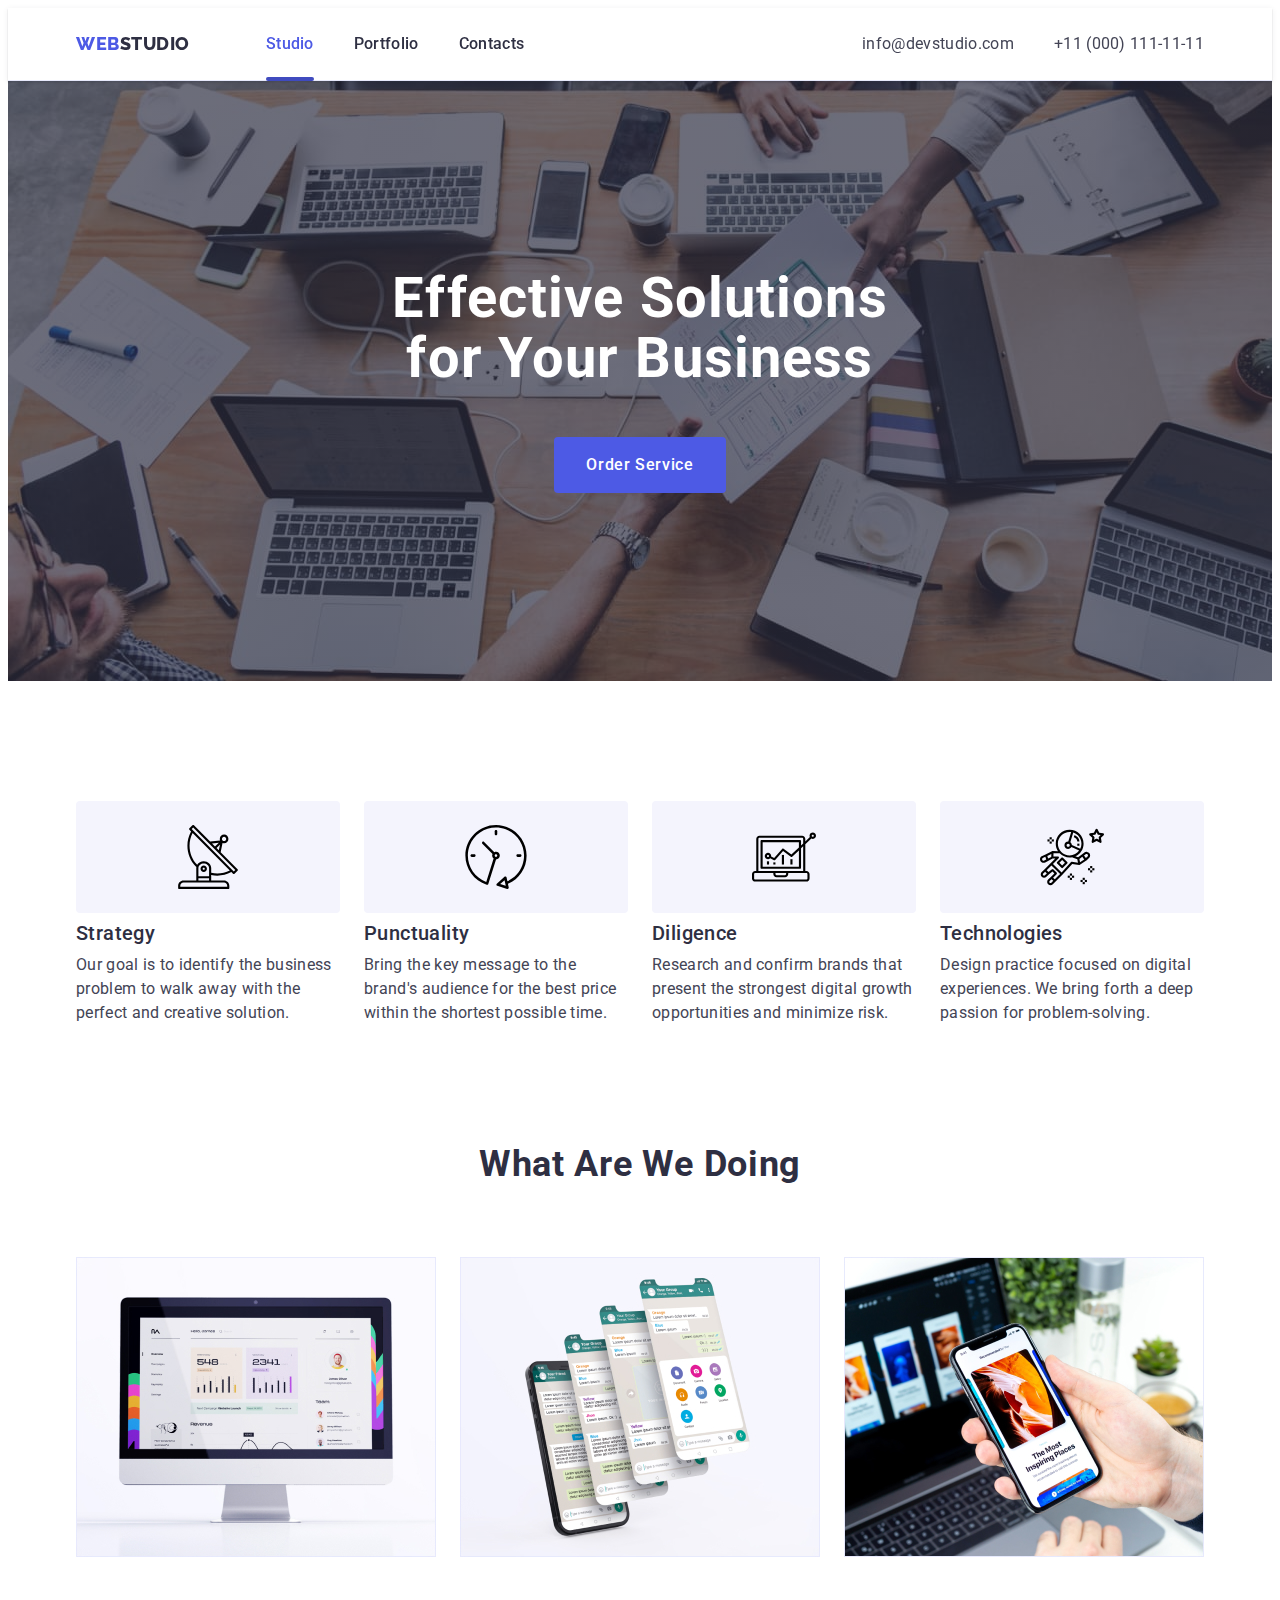
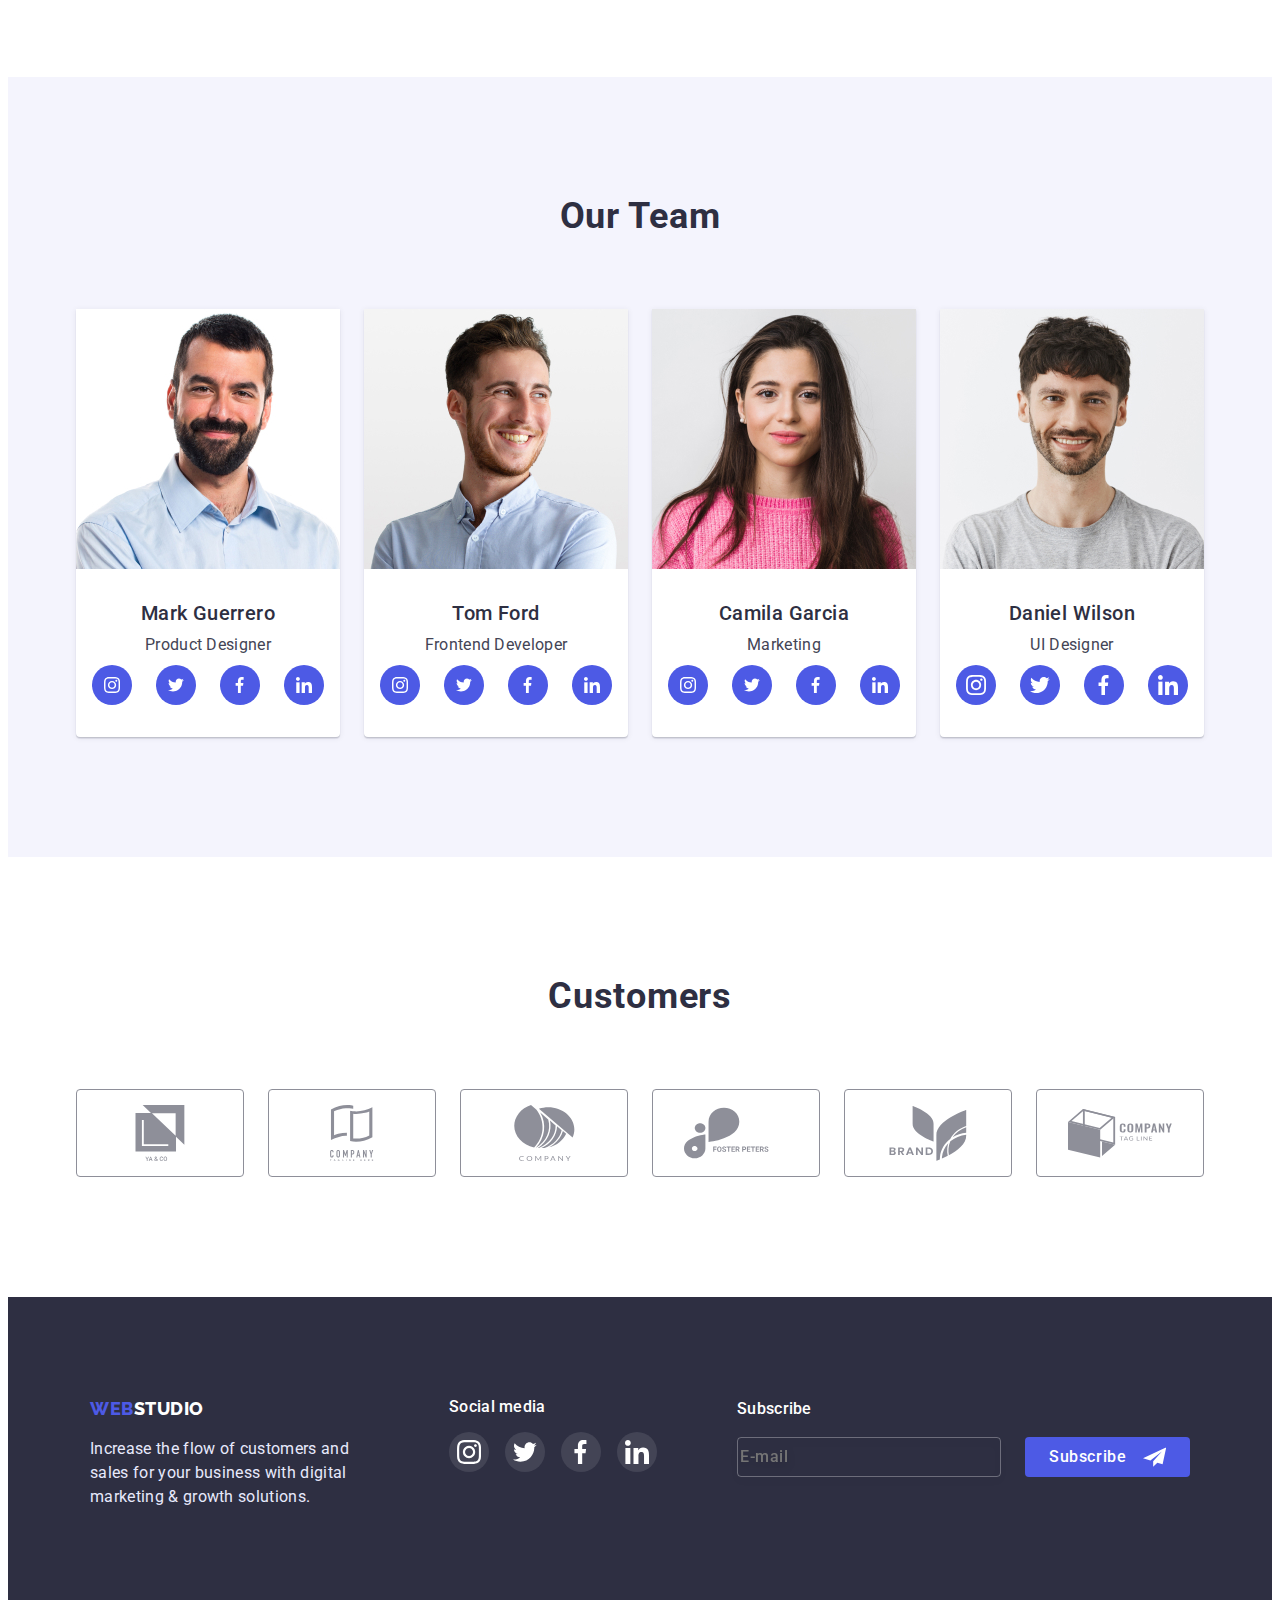
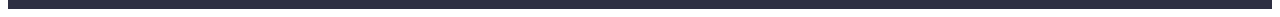
<file: index.html>
<!DOCTYPE html>
<html lang="en">
<head>
    <meta charset="UTF-8">
    <meta http-equiv="X-UA-Compatible" content="IE=edge">
    <meta name="viewport" content="width=device-width, initial-scale=1.0">
    <title class="title">
        Студія
    </title>
    <link rel="stylesheet" href="https://cdnjs.cloudflare.com/ajax/libs/modern-normalize/1.1.0/modern-normalize.min.css" integrity="sha512-wpPYUAdjBVSE4KJnH1VR1HeZfpl1ub8YT/NKx4PuQ5NmX2tKuGu6U/JRp5y+Y8XG2tV+wKQpNHVUX03MfMFn9Q==" crossorigin="anonymous" referrerpolicy="no-referrer" />
    <link rel="preconnect" href="https://fonts.googleapis.com"><link rel="preconnect" href="https://fonts.gstatic.com" crossorigin><link href="https://fonts.googleapis.com/css2?family=Raleway:wght@800&family=Roboto:wght@400;500;700;900&display=swap" rel="stylesheet">
    <link rel="stylesheet" href="./css/style.css">
   </head>
<body>

      <header class="header">
        
       <div class="container header-flex">
       
            <a class="header-logo" href="./index.html">Web <span class="header-logo-span">Studio</span></a>
        <nav class="header-nav">
       <ul class="header-list">
        <li class="header-item"><a class="header-link link current" href="studio.html">Studio</a> </li>
        <li class="header-item"><a class="header-link link" href="portfolio.html">Portfolio</a> </li>
        <li class="header-item"><a class="header-link link" href="contacts.html">Contacts</a>  </li>
       </ul>
        </nav> 

        <ul class="contacts-list"> 
            <li class="contacts-item"> <a class="contacts-link" href="mailto:info@devstudio.com">info@devstudio.com</a></li> 
         <li class="contacts-item"> <a class="contacts-link" href="tel:+110001111111">+11 (000) 111-11-11</a> </li>
         </ul>
     
       </div>
    
    </header>
    <main>
 
    <section class="hero">
    <div class="container">
        <h1 class="hero-title">Effective Solutions for Your Business</h1>
    <button class="hero-button" data-modal-open>Order Service</button>
  
    </div>
    </section>
 
 <section class="futures">
    <div class="container">
        <h2 class="visually-hidden">Benefits</h2>

 <ul class="futures-list">
    <li class="futures-item"> <a href="" class="futures-icons-link" > <svg class="futures-icons" width="64px" height="64px">
        <use href="./img/icons.svg#icon-antenna" ></use>
    </svg></a>
        <h3 class="futures-caption">
            Strategy
        </h3>
        <p class="futures-text">
            Our goal is to identify the business
            problem to walk away with the perfect and creative solution. 
        </p>
    </li>

    <li class="futures-item"><a href="" class="futures-icons-link"> <svg class="futures-icons" width="64px" height="64px">
        <use href="./img/icons.svg#icon-clock"></use>
    </svg></a>
        <h3 class="futures-caption">
            Punctuality
        </h3>
        <p class="futures-text" > 
            Bring the key message to the brand's audience for the best price  within the shortest possible time.
        </p>
       
    </li>

    <li class="futures-item"><a href="" class="futures-icons-link"> <svg class="futures-icons" width="64px" height="64px">
        <use href="./img/icons.svg#icon-diagram" ></use>
    </svg></a>
        <h3 class="futures-caption">
            Diligence
        </h3>
        <p class="futures-text">
            Research and confirm brands that present the strongest digital growth  opportunities and minimize risk.
        </p>
    </li>

    <li class="futures-item"><a href="" class="futures-icons-link"> <svg class="futures-icons" width="64" height="64">
        <use href="./img/icons.svg#icon-astronaut" ></use>
    </svg></a>
        <h3 class="futures-caption">
            Technologies
        </h3>
        <p class="futures-text" >
            Design practice focused on digital experiences. We bring forth a deep  passion for problem-solving.
        </p>
    </li>
    </ul>
    </div>
 </section>
  
 <section class="slides">
    <div class="container">
        <h2 class="slides-caption">What are we doing</h2>
     <ul class="slides-list">
     <li class="slides-item"><img  src="img/img.jpg" alt="PC" 
        width="360"></li>
     <li class="slides-item"><img src="img/img1.jpg" alt="Display"
        width="360"></li>
     <li class="slides-item"><img src="img/img2.jpg" alt="Devices"
        width="360"></li>
      </ul>
    </div>
 </section>

 <section class="team">
     <div class="container">
        <h2 class="our-team"> 
            Our Team
           </h2> 
        <ul class="team-list">
             
         <li class="team-item"> <img src="img/card.jpg" alt="card1" width="264">

          <div class="team-text">
            <h3 class="team-caption">
                Mark Guerrero
               </h3>
              <p class="team-title">
                Product Designer
              </p>
              <ul class="team-soc-list">
                <li class="team-soc-item"><a href="" class="team-soc-link">
                    <svg class="team-soc-icon" width="16px" height="16px">
                        <use href="./img/icons.svg#icon-instagram" ></use>
                    </svg>
                </a></li>
                <li class="team-soc-item"><a href="" class="team-soc-link">
                    <svg class="team-soc-icon" width="16px" height="16px">
                        <use href="./img/icons.svg#icon-twitter" ></use>
                    </svg>
                </a></li>
                <li class="team-soc-item"><a href="" class="team-soc-link">
                    <svg class="team-soc-icon" width="16px" height="16px">
                        <use href="./img/icons.svg#icon-facebook"></use>
                    </svg>
                </a></li>
                <li class="team-soc-item"><a href="" class="team-soc-link">
                    <svg class="team-soc-icon" width="16px" height="16px">
                        <use href="./img/icons.svg#icon-linkedin"></use>
                    </svg>
                </a></li>
              </ul>
          </div>
           </li>
         
         
         
          <li class="team-item"><img src="img/card2.jpg" alt="card2" width="264">
         <div class="team-text">
            <h3 class="team-caption">
                Tom Ford
             </h3>
             <p class="team-title">
                Frontend Developer
             </p>
             <ul class="team-soc-list">
                <li class="team-soc-item"><a href="" class="team-soc-link">
                    <svg class="team-soc-icon" width="16px" height="16px">
                        <use href="./img/icons.svg#icon-instagram" ></use>
                    </svg>
                </a></li>
                <li class="team-soc-item"><a href="" class="team-soc-link">
                    <svg class="team-soc-icon" width="16px" height="16px">
                        <use href="./img/icons.svg#icon-twitter" ></use>
                    </svg>
                </a></li>
                <li class="team-soc-item"><a href="" class="team-soc-link">
                    <svg class="team-soc-icon" width="16px" height="16px">
                        <use href="./img/icons.svg#icon-facebook"></use>
                    </svg>
                </a></li>
                <li class="team-soc-item"><a href="" class="team-soc-link">
                    <svg class="team-soc-icon" width="16px" height="16px">
                        <use href="./img/icons.svg#icon-linkedin"></use>
                    </svg>
                </a></li>
              </ul>
         </div>      
        </li>
         
         
         
          <li class="team-item"><img src="img/card3.jpg" alt="card3" width="264">
         <div class="team-text">
            <h3 class="team-caption">
                Camila Garcia
             </h3>
             <p class="team-title">
                Marketing
             </p>
             <ul class="team-soc-list">
                <li class="team-soc-item"><a href="" class="team-soc-link">
                    <svg class="team-soc-icon" width="16px" height="16px">
                        <use href="./img/icons.svg#icon-instagram" ></use>
                    </svg>
                </a></li>
                <li class="team-soc-item"><a href="" class="team-soc-link">
                    <svg class="team-soc-icon" width="16px" height="16px">
                        <use href="./img/icons.svg#icon-twitter" ></use>
                    </svg>
                </a></li>
                <li class="team-soc-item"><a href="" class="team-soc-link">
                    <svg class="team-soc-icon" width="16px" height="16px">
                        <use href="./img/icons.svg#icon-facebook"></use>
                    </svg>
                </a></li>
                <li class="team-soc-item"><a href="" class="team-soc-link">
                    <svg class="team-soc-icon" width="16px" height="16px">
                        <use href="./img/icons.svg#icon-linkedin"></use>
                    </svg>
                </a></li>
              </ul>
         </div>     
        </li>
         
         
         
          <li class="team-item"><img src="img/card4.jpg" alt="card4" width="264">
              <div class="team-text">
                <h3 class="team-caption">
                    Daniel Wilson
                 </h3>
                 <p class="team-title">
                    UI Designer
                 </p>
                 <ul class="team-soc-list">
                    <li class="team-soc-item"><a href="" class="team-soc-link">
                        <svg class="team-soc-icon" width="20px" height="20px">
                            <use href="./img/icons.svg#icon-instagram" ></use>
                        </svg>
                    </a></li>
                    <li class="team-soc-item"><a href="" class="team-soc-link">
                        <svg class="team-soc-icon" width="20px" height="20px">
                            <use href="./img/icons.svg#icon-twitter" ></use>
                        </svg>
                    </a></li>
                    <li class="team-soc-item"><a href="" class="team-soc-link">
                        <svg class="team-soc-icon" width="20px" height="20px">
                            <use href="./img/icons.svg#icon-facebook"></use>
                        </svg>
                    </a></li>
                    <li class="team-soc-item"><a href="" class="team-soc-link">
                        <svg class="team-soc-icon" width="20px" height="20px">
                            <use href="./img/icons.svg#icon-linkedin"></use>
                        </svg>
                    </a></li>
                  </ul>
              </div>
          </li>
          
        </ul>
     </div>
     
</section>
<section class="customers">
    <div class="container cutomer-flex">
        <h2 class="costpmers-title">Customers </h2>
        <ul class="customers-list">
            <li class="customers-item"><a href="" class="customers-link">
                <svg class="cutomers-icon" width="104" height="56">
                    <use href="./img/icons.svg#icon-group"></use>
                </svg>
            </a></li>
            <li class="customers-item"><a href="" class="customers-link">
                <svg class="cutomers-icon" width="104" height="56">
                    <use href="./img/icons.svg#icon-group-1"></use>
                </svg>
            </a></li>
            <li class="customers-item"><a href="" class="customers-link">
                <svg class="cutomers-icon" width="104" height="56">
                    <use href="./img/icons.svg#icon-group-2"></use>
                </svg>
            </a></li>
            <li class="customers-item"><a href="" class="customers-link">
                <svg class="cutomers-icon" width="104" height="56">
                    <use href="./img/icons.svg#icon-group-3"></use>
                </svg>
            </a></li>
            <li class="customers-item"><a href="" class="customers-link">
                <svg class="cutomers-icon" width="104" height="56">
                    <use href="./img/icons.svg#icon-group-4"></use>
                </svg>
            </a></li>
            <li class="customers-item"><a href="" class="customers-link">
                <svg class="cutomers-icon" width="104" height="56">
                    <use href="./img/icons.svg#icon-group-5"></use>
                </svg>
            </a></li>
        </ul>
    </div>
</section>
</main>

<footer class="footer">
    <div class="container footer-container">
         
            <div class="footer-content">
                <a class="footer-logo" href="./index.html">Web <span class="footer-logo-span">Studio</span></a>
                <p class="footer-text">
                    Increase the flow of customers and <br> sales for your business with digital <br> marketing & growth solutions.
                
                    <p>
            </div>
                
  <div class="soc-media">
    <p class="footer-soc-text">Social media</p>
    <ul class="footer-soc-list">
       
        <li class="footer-soc-item"><a href="" class="footer-soc-link">
            <svg class="footer-soc-icon" width="24" height="24">
                <use href="./img/icons.svg#icon-instagram"></use>
            </svg>
        </a></li>
        <li class="footer-soc-item"><a href="" class="footer-soc-link">
            <svg class="footer-soc-icon" width="24" height="24">
                <use href="./img/icons.svg#icon-twitter"></use>
            </svg>
        </a></li>
        <li class="footer-soc-item"><a href="" class="footer-soc-link">
            <svg class="footer-soc-icon" width="24" height="24">
                <use href="./img/icons.svg#icon-facebook"></use>
            </svg>
        </a></li>
        <li class="footer-soc-item"><a href="" class="footer-soc-link">
            <svg class="footer-soc-icon" width="24" height="24">
                <use href="./img/icons.svg#icon-linkedin"></use>
            </svg>
        </a></li>
    </ul>
 </div>

 <div class="footer-subscribe">
    <p class="footer-title">Subscribe</p>
 <div class="footer-subscribe-wrap">
    <input type="email" class="footer-input" name="E-mail" placeholder="E-mail" > 
    <button type="submit" class="footer-btn">Subscribe 
        <svg class="footer-btn-icon" width="24" height="24">
            <use href="./img/icons.svg#icon-plane"></use>
        </svg>
    </button>
 </div>
 </div>
    
    </div>
</footer>

<div class="backdrop is-hidden " data-modal >
    <div class="modal">
        <button type="button" class="modal-close " data-modal-close>
            <svg class="icon-x" width="8" height="8">
                <use href="./img/icons.svg#icon-x"></use>
            </svg>
        </button>
        <p class="modal-title">Leave your contacts and we will call you back</p>
        <form class="modal-form">
          <div class="modal-field"> 
            <label class="modal-field-label" >
                <span class="input-text">Name</span>
                <div class="input-wrap">
                    <input  type="name" class="modal-input" name="user-name" required >
                <svg class="input-icon" width="16" height="16  ">
                    <use href=".//img/icons.svg#modal-icon-name"></use>
                </svg>
                </div> 
               </label>
          </div>
            <div class="modal-field">
                <label >
                    <span class="input-text">Phone</span>
                   <div class="input-wrap">
                    <input type="tel" class="modal-input" name="user-phone" placeholder=" "  required >
                    <svg class="input-icon" width="20" height="26">
                        <use href=".//img/icons.svg#modal-icon-phone"></use>
                    </svg>
                   </div>
                </label>
            </div>
            <div class="modal-field">
                <label >
                    <span class="input-text">Email</span>
                    <div class="input-wrap">
                        <input type="email" class="modal-input" name="user-email" placeholder=""  required>
                    <svg class="input-icon" width="18" height="24">
                        <use href=".//img/icons.svg#modal-icon-email"></use>
                    </svg>
                    </div>
                </label>
            </div>
             <div class="modal-field-comment">
             <textarea name="user-text" id="user-text" class="modal-comment" placeholder="Text input "></textarea>
             </div>
             <div class="modal-field agreement-space">
                <input type="checkbox" class="input-check visually-hidden" id="agreement" name="agreement" value="true" required >
                <label for="agreement" class="chekbox-text">
                    <span class="checkbox-wrap">
                        <svg class="check-icon" width="10" height="8">
                            <use href="./img/icons.svg#icon-chek"></use>
                        </svg>
                       </span>
                    I accept the terms and conditions of the
                    <a href="" class="chekbox-link link">Privacy Policy</a>  </label>
             </div>
              <button type="submit" class="modal-btn">Send </button>
        </form>
    </div>
</div>

<script src="./js/modal.js">

</script>

</body>
 
</html>
</file>
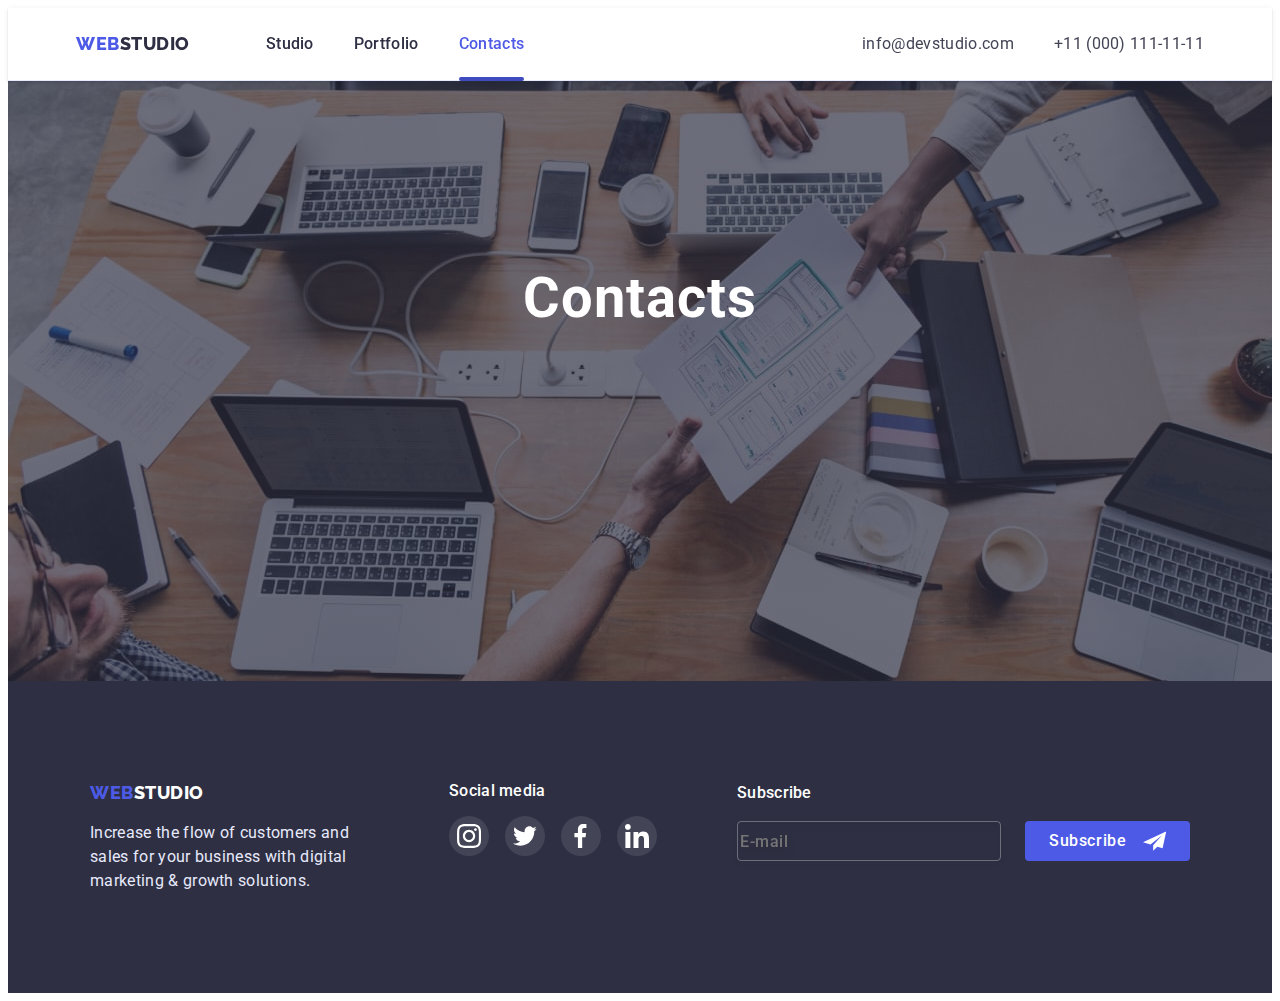
<file: contacts.html>
<!DOCTYPE html>
<html lang="en">
<head>
    <meta charset="UTF-8">
    <meta http-equiv="X-UA-Compatible" content="IE=edge">
    <meta name="viewport" content="width=device-width, initial-scale=1.0">
    <title class="title">
        Студія
    </title>
    <link rel="stylesheet" href="https://cdnjs.cloudflare.com/ajax/libs/modern-normalize/1.1.0/modern-normalize.min.css" integrity="sha512-wpPYUAdjBVSE4KJnH1VR1HeZfpl1ub8YT/NKx4PuQ5NmX2tKuGu6U/JRp5y+Y8XG2tV+wKQpNHVUX03MfMFn9Q==" crossorigin="anonymous" referrerpolicy="no-referrer" />
    <link rel="preconnect" href="https://fonts.googleapis.com"><link rel="preconnect" href="https://fonts.gstatic.com" crossorigin><link href="https://fonts.googleapis.com/css2?family=Raleway:wght@800&family=Roboto:wght@400;500;700;900&display=swap" rel="stylesheet">
    <link rel="stylesheet" href="./css/style.css">
   </head>
<body>

      <header class="header">
        
       <div class="container header-flex">
       
            <a class="header-logo" href="./index.html">Web <span class="header-logo-span">Studio</span></a>
        <nav class="header-nav">
       <ul class="header-list">
        <li class="header-item"><a class="header-link link" href="studio.html">Studio</a> </li>
        <li class="header-item"><a class="header-link link" href="portfolio.html">Portfolio</a> </li>
        <li class="header-item"><a class="header-link link current " href="contacts.html">Contacts</a>  </li>
       </ul>
        </nav> 
        
        <ul class="contacts-list"> 
            <li class="contacts-item"> <a class="contacts-link" href="mailto:info@devstudio.com">info@devstudio.com</a></li> 
         <li class="contacts-item"> <a class="contacts-link" href="tel:+110001111111">+11 (000) 111-11-11</a> </li>
         </ul>
     
       </div>
    
    </header>
    
    <main>
        <section class="hero">
         <div class="container">
             <h1 class="hero-title">Contacts</h1>
         </div>
        </section>
    
       </main>
   
       <footer class="footer">
        <div class="container footer-container">
             
                <div class="footer-content">
                    <a class="footer-logo" href="./index.html">Web <span class="footer-logo-span">Studio</span></a>
                    <p class="footer-text">
                        Increase the flow of customers and <br> sales for your business with digital <br> marketing & growth solutions.
                    
                        <p>
                </div>
                    
      <div class="soc-media">
        <p class="footer-soc-text">Social media</p>
        <ul class="footer-soc-list">
           
            <li class="footer-soc-item"><a href="" class="footer-soc-link">
                <svg class="footer-soc-icon" width="24" height="24">
                    <use href="./img/icons.svg#icon-instagram"></use>
                </svg>
            </a></li>
            <li class="footer-soc-item"><a href="" class="footer-soc-link">
                <svg class="footer-soc-icon" width="24" height="24">
                    <use href="./img/icons.svg#icon-twitter"></use>
                </svg>
            </a></li>
            <li class="footer-soc-item"><a href="" class="footer-soc-link">
                <svg class="footer-soc-icon" width="24" height="24">
                    <use href="./img/icons.svg#icon-facebook"></use>
                </svg>
            </a></li>
            <li class="footer-soc-item"><a href="" class="footer-soc-link">
                <svg class="footer-soc-icon" width="24" height="24">
                    <use href="./img/icons.svg#icon-linkedin"></use>
                </svg>
            </a></li>
        </ul>
     </div>
    
     <div class="footer-subscribe">
        <p class="footer-title">Subscribe</p>
     <div class="footer-subscribe-wrap">
        <input type="email" class="footer-input" name="E-mail" placeholder="E-mail" > 
        <button type="submit" class="footer-btn">Subscribe 
            <svg class="footer-btn-icon" width="24" height="24">
                <use href="./img/icons.svg#icon-plane"></use>
            </svg>
        </button>
     </div>
     </div>
        
        </div>
    </footer>
</body>
</html>
</file>
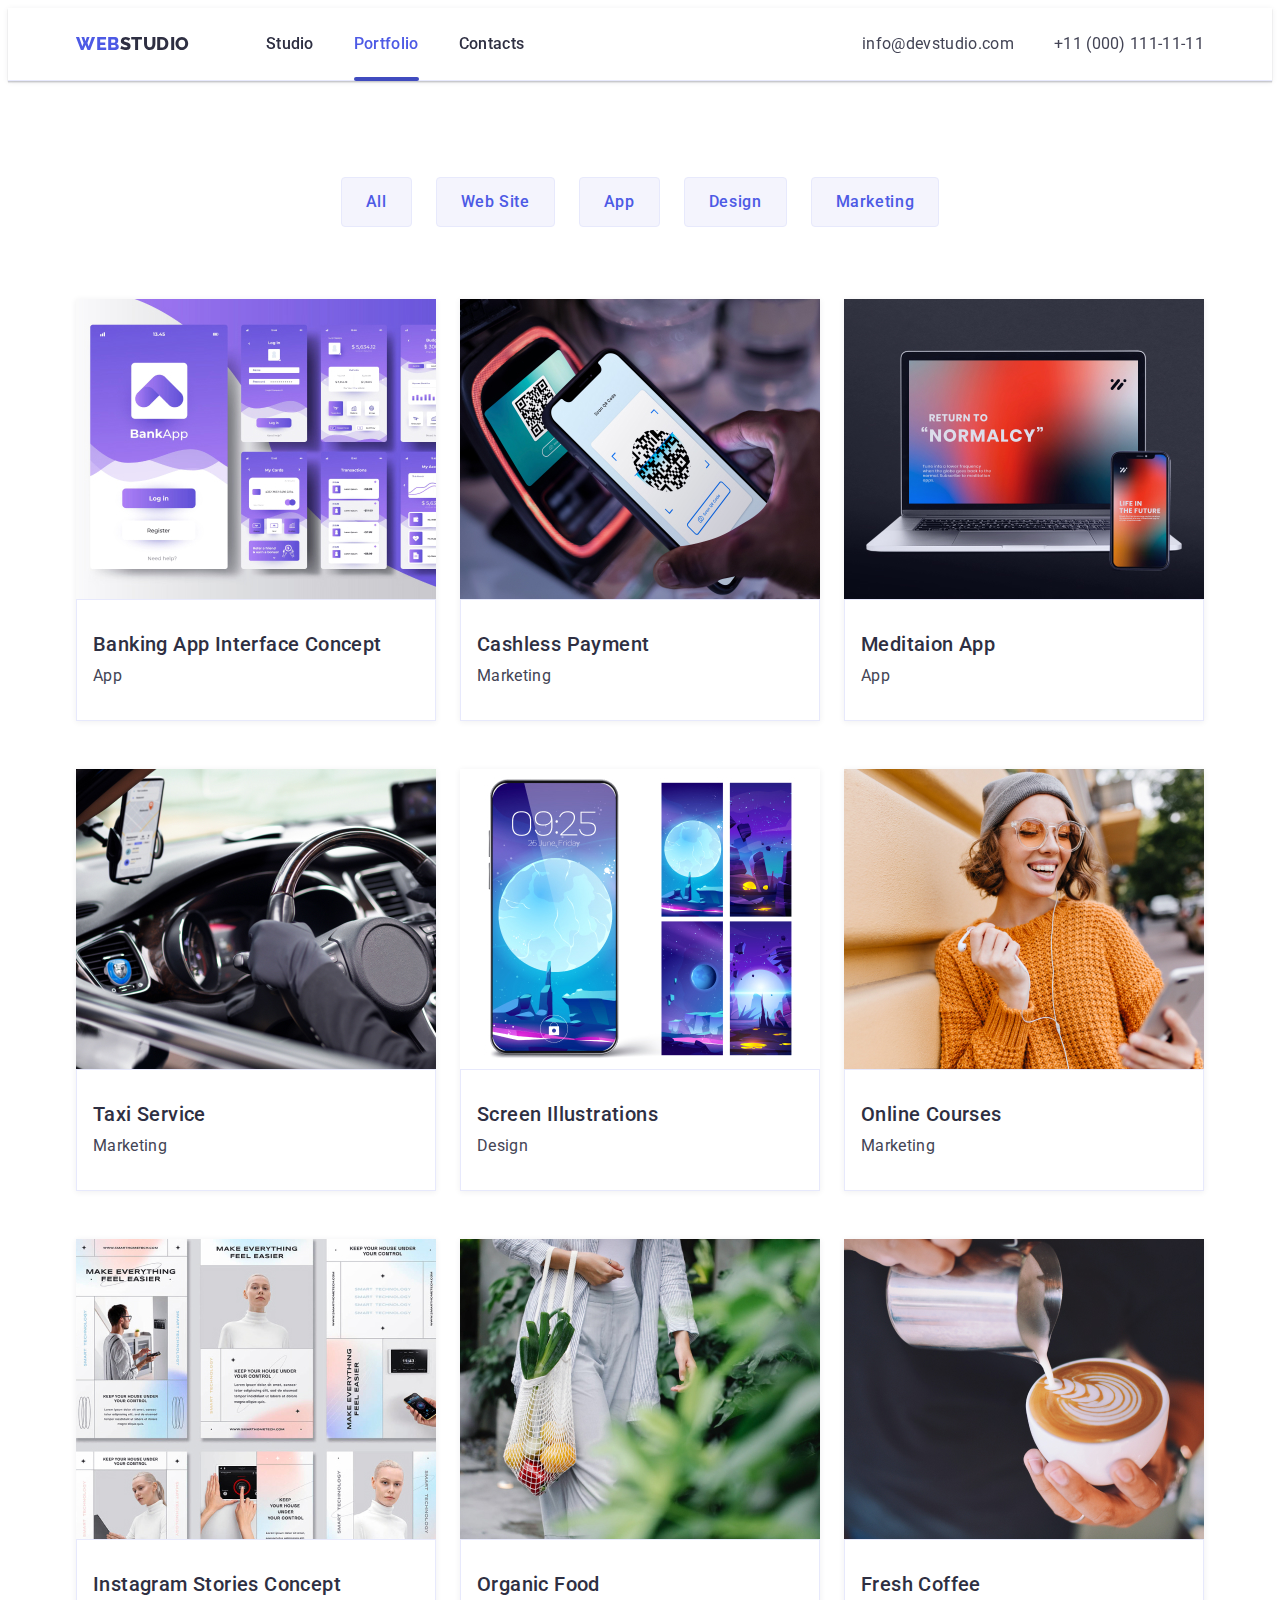
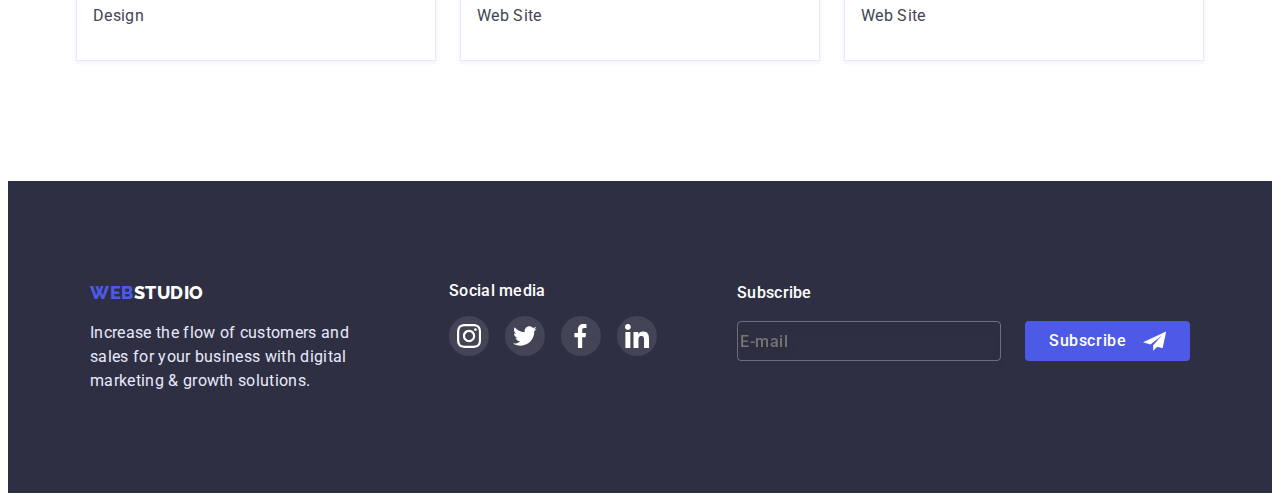
<file: portfolio.html>
<!DOCTYPE html>
<html lang="en">
<head>
    <meta charset="UTF-8">
    <meta http-equiv="X-UA-Compatible" content="IE=edge">
    <meta name="viewport" content="width=device-width, initial-scale=1.0">
    <title>Document</title>
    <title class="title">Портфоліо</title>
    <link rel="stylesheet" href="https://cdnjs.cloudflare.com/ajax/libs/modern-normalize/1.1.0/modern-normalize.min.css" integrity="sha512-wpPYUAdjBVSE4KJnH1VR1HeZfpl1ub8YT/NKx4PuQ5NmX2tKuGu6U/JRp5y+Y8XG2tV+wKQpNHVUX03MfMFn9Q==" crossorigin="anonymous" referrerpolicy="no-referrer" />
    <link rel="preconnect" href="https://fonts.googleapis.com"><link rel="preconnect" href="https://fonts.gstatic.com" crossorigin><link href="https://fonts.googleapis.com/css2?family=Raleway:wght@800&family=Roboto:wght@400;500;700;900&display=swap" rel="stylesheet">

    <link rel="stylesheet" href="./css/style.css">
    
</head>
<body>
    
    <header class="header">
        
        <div class="container header-flex">
        
             <a class="header-logo" href="./index.html">Web <span class="header-logo-span">Studio</span></a>
         <nav class="header-nav">
        <ul class="header-list">
         <li class="header-item"><a class="header-link link" href="studio.html">Studio</a> </li>
         <li class="header-item"><a class="header-link link current" href="portfolio.html">Portfolio</a> </li>
         <li class="header-item"><a class="header-link link" href="contacts.html">Contacts</a>  </li>
        </ul>
         </nav> 
         
         <ul class="contacts-list"> 
             <li class="contacts-item"> <a class="contacts-link" href="mailto:info@devstudio.com">info@devstudio.com</a></li> 
          <li class="contacts-item"> <a class="contacts-link" href="tel:+110001111111">+11 (000) 111-11-11</a> </li>
          </ul>
      
        </div>
     </header>
    <main>
      
        <section class="portfolio-slides">
            <div class="container">

                <ul class="portfolio-btn-list">
                    <li class="portfolio-btn-item"> <button class="portfolio-btn button">All</button> </li>
                    <li class="portfolio-btn-item"> <button class="portfolio-btn button">Web Site</button> </li>
                    <li class="portfolio-btn-item"> <button class="portfolio-btn button">App</button> </li>
                    <li class="portfolio-btn-item"> <button class="portfolio-btn button">Design</button> </li>
                    <li class="portfolio-btn-item"> <button class="portfolio-btn button">Marketing</button> </li>
                 
                </ul>

                <h1 class="visually-hidden">
                    Portfolio
                </h1>
                <ul class="portfolio-slides-list">
                    <li class="portfolio-slides-item"> 
                        <a class="portfolio-link" href=""> 
                           <div class="portfolio-top-wrap">
                            <img src="./img/portfolio1.jpg" alt="foto1">
                            <p class="potfolio-slides-top-text">
                                14 Stylish and User-Friendly App Design Concepts · Task Manager App · Calorie Tracker App · Exotic Fruit Ecommerce App · Cloud Storage App
                            </p>
                           </div>
                           
                           <div class="portfolio-slides-text"> 
                            <h2 class="portfolio-title">Banking App Interface Concept</h2>
                            <p class="portfolio-text">App</p>
                         </div></a>
                    </li>
                    <li class="portfolio-slides-item"> 
                        <a href="" class="portfolio-link">
                            <div class="portfolio-top-wrap">
                                <img src="./img/portfolio2.jpg" alt="foto2">
                                <p class="potfolio-slides-top-text">
                                    14 Stylish and User-Friendly App Design Concepts · Task Manager App · Calorie Tracker App · Exotic Fruit Ecommerce App · Cloud Storage App
                                </p>
                            </div>
                           
                            <div class="portfolio-slides-text">
                                <h2 class="portfolio-title">Cashless Payment</h2>
                            <p class="portfolio-text">Marketing</p>
                            </div>
                        </a>
                        
                    </li>
                    <li class="portfolio-slides-item"> 
                        <a href="" class="portfolio-link">
                            <div class="portfolio-top-wrap">
                                <img src="./img/portfolio3.jpg" alt="foto3">
                                <p class="potfolio-slides-top-text">
                                    14 Stylish and User-Friendly App Design Concepts · Task Manager App · Calorie Tracker App · Exotic Fruit Ecommerce App · Cloud Storage App
                                </p>
                            </div>
                            
                       <div class="portfolio-slides-text">
                        <h2 class="portfolio-title">Meditaion App</h2>
                        <p class="portfolio-text">App</p>
                       </div>
                        </a>
                        
                    </li>
                
                        <li class="portfolio-slides-item"> 
                            <a href="" class="portfolio-link">
                                <div class="portfolio-top-wrap">
                                    <img src="./img/portfolio4.jpg" alt="foto4">
                                    <p class="potfolio-slides-top-text">
                                        14 Stylish and User-Friendly App Design Concepts · Task Manager App · Calorie Tracker App · Exotic Fruit Ecommerce App · Cloud Storage App
                                    </p>
                                </div>
                                   <div class="portfolio-slides-text">
                                <h2 class="portfolio-title">Taxi Service</h2>
                                <p class="portfolio-text">Marketing</p>   
                            </div>
                            </a>
                            
                            
                        </li>
                        <li class="portfolio-slides-item"> 
                            <a href="" class="portfolio-link">
                                <div class="portfolio-top-wrap">
                                    <img src="./img/portfolio5.jpg" alt="foto5">
                                    <p class="potfolio-slides-top-text">
                                        14 Stylish and User-Friendly App Design Concepts · Task Manager App · Calorie Tracker App · Exotic Fruit Ecommerce App · Cloud Storage App
                                    </p>
                                </div>
                               
                                <div class="portfolio-slides-text">
                                    <h2 class="portfolio-title">Screen Illustrations</h2>
                                    <p class="portfolio-text">Design</p>
                                </div>
                            </a>
                           
                            
                        </li>
                        <li class="portfolio-slides-item"> 
                            <a href="" class="portfolio-link">
                                <div class="portfolio-top-wrap">
                                    <img src="./img/portfolio6.jpg" alt="foto6">
                                    <p class="potfolio-slides-top-text">
                                        14 Stylish and User-Friendly App Design Concepts · Task Manager App · Calorie Tracker App · Exotic Fruit Ecommerce App · Cloud Storage App
                                    </p>
                                </div>
                               
                            <div class="portfolio-slides-text">
                                <h2 class="portfolio-title">Online Courses</h2>
                                <p class="portfolio-text">Marketing</p>
                            </div>
                            </a>
                            
                            
                        </li>
                
                    
                        <li class="portfolio-slides-item"> 
                            <a href="" class="portfolio-link">
                                <div class="portfolio-top-wrap">
                                    <img src="./img/portfolio7.jpg" alt="foto7">
                                    <p class="potfolio-slides-top-text">
                                        14 Stylish and User-Friendly App Design Concepts · Task Manager App · Calorie Tracker App · Exotic Fruit Ecommerce App · Cloud Storage App
                                    </p>
                                </div>
                               
                            <div class="portfolio-slides-text">
                                <h2 class="portfolio-title">Instagram Stories Concept</h2>
                                <p class="portfolio-text">Design</p>
                            </div>
                            </a>
                            
                         </li>
                        <li class="portfolio-slides-item"> 
                            <a href="" class="portfolio-link">
                                <div class="portfolio-top-wrap">
                                    <img src="./img/portfolio8.jpg" alt="foto8">
                                    <p class="potfolio-slides-top-text">
                                        14 Stylish and User-Friendly App Design Concepts · Task Manager App · Calorie Tracker App · Exotic Fruit Ecommerce App · Cloud Storage App
                                    </p>
                                </div>
                               
                            <div class="portfolio-slides-text">
                                <h2 class="portfolio-title">Organic Food</h2>
                                <p class="portfolio-text">Web Site</p>
                            </div>
                            </a>
                            
                           
                        </li>
                        <li class="portfolio-slides-item"> 
                            <a href="" class="portfolio-link">
                                <div class="portfolio-top-wrap">
                                    <img src="./img/portfolio9.jpg" alt="foto9">
                                    <p class="potfolio-slides-top-text">
                                        14 Stylish and User-Friendly App Design Concepts · Task Manager App · Calorie Tracker App · Exotic Fruit Ecommerce App · Cloud Storage App
                                    </p>
                                </div>
                                
                            <div class="portfolio-slides-text">
                                <h2 class="portfolio-title">Fresh Coffee</h2>
                                <p class="portfolio-text">Web Site</p>
                            </div>
                            </a>
                            
                            
                        </li>
                    </ul>
                
            </div>
               
            </section>
        </main>


        <footer class="footer">
            <div class="container footer-container">
                 
                    <div class="footer-content">
                        <a class="footer-logo" href="./index.html">Web <span class="footer-logo-span">Studio</span></a>
                        <p class="footer-text">
                            Increase the flow of customers and <br> sales for your business with digital <br> marketing & growth solutions.
                        
                            <p>
                    </div>
                        
          <div class="soc-media">
            <p class="footer-soc-text">Social media</p>
            <ul class="footer-soc-list">
               
                <li class="footer-soc-item"><a href="" class="footer-soc-link">
                    <svg class="footer-soc-icon" width="24" height="24">
                        <use href="./img/icons.svg#icon-instagram"></use>
                    </svg>
                </a></li>
                <li class="footer-soc-item"><a href="" class="footer-soc-link">
                    <svg class="footer-soc-icon" width="24" height="24">
                        <use href="./img/icons.svg#icon-twitter"></use>
                    </svg>
                </a></li>
                <li class="footer-soc-item"><a href="" class="footer-soc-link">
                    <svg class="footer-soc-icon" width="24" height="24">
                        <use href="./img/icons.svg#icon-facebook"></use>
                    </svg>
                </a></li>
                <li class="footer-soc-item"><a href="" class="footer-soc-link">
                    <svg class="footer-soc-icon" width="24" height="24">
                        <use href="./img/icons.svg#icon-linkedin"></use>
                    </svg>
                </a></li>
            </ul>
         </div>
        
         <div class="footer-subscribe">
            <p class="footer-title">Subscribe</p>
         <div class="footer-subscribe-wrap">
            <input type="email" class="footer-input" name="E-mail" placeholder="E-mail" > 
            <button type="submit" class="footer-btn">Subscribe 
                <svg class="footer-btn-icon" width="24" height="24">
                    <use href="./img/icons.svg#icon-plane"></use>
                </svg>
            </button>
         </div>
         </div>
            
            </div>
        </footer>
        

   
</header>
</body>
</html>
</file>
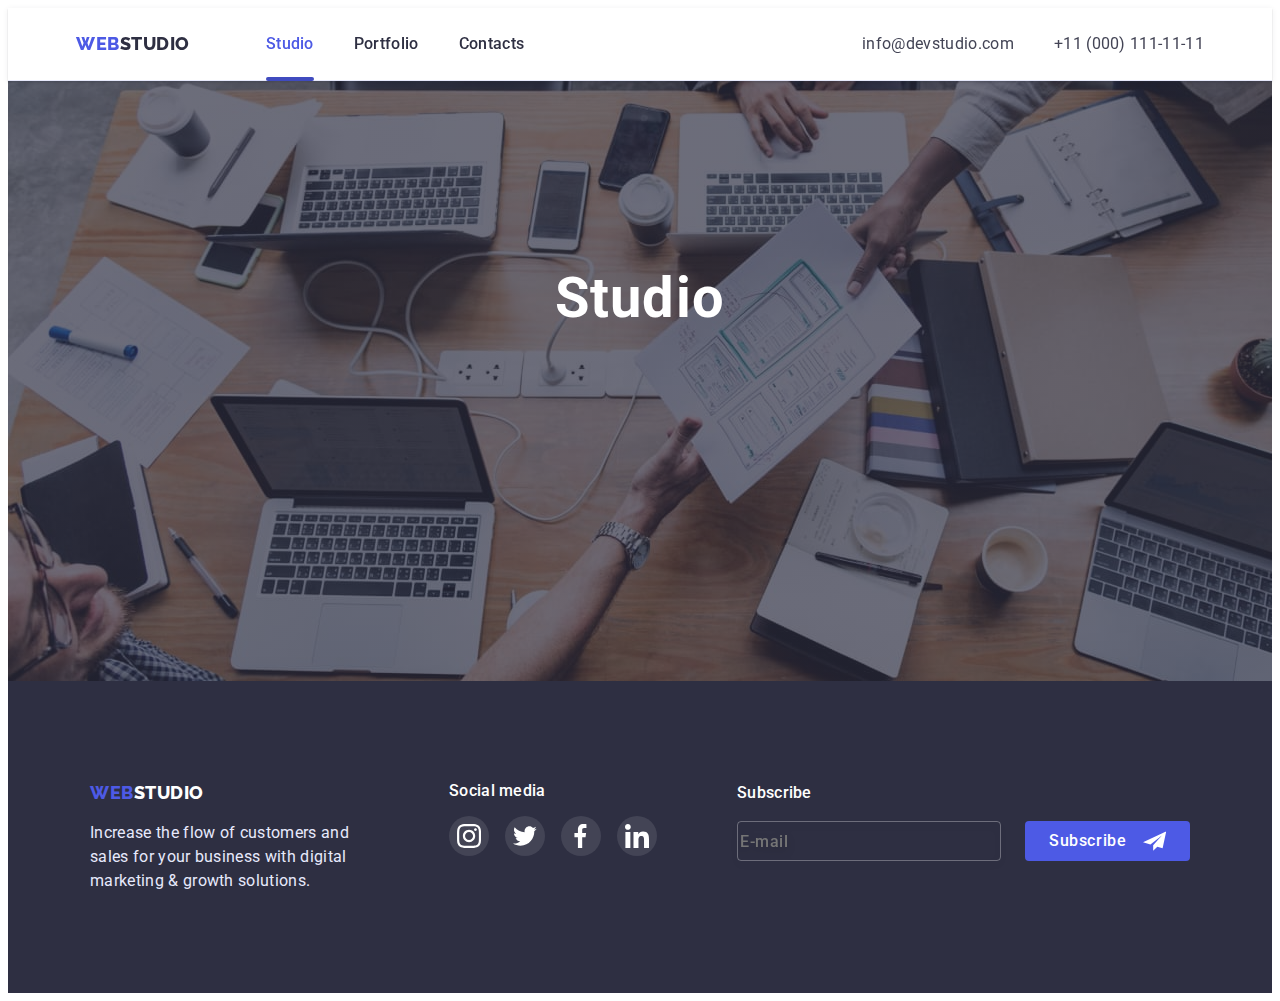
<file: studio.html>
<!DOCTYPE html>
<html lang="en">
<head>
    <meta charset="UTF-8">
    <meta http-equiv="X-UA-Compatible" content="IE=edge">
    <meta name="viewport" content="width=device-width, initial-scale=1.0">
    <title class="title">
        Студія
    </title>
    <link rel="stylesheet" href="https://cdnjs.cloudflare.com/ajax/libs/modern-normalize/1.1.0/modern-normalize.min.css" integrity="sha512-wpPYUAdjBVSE4KJnH1VR1HeZfpl1ub8YT/NKx4PuQ5NmX2tKuGu6U/JRp5y+Y8XG2tV+wKQpNHVUX03MfMFn9Q==" crossorigin="anonymous" referrerpolicy="no-referrer" />
    <link rel="preconnect" href="https://fonts.googleapis.com"><link rel="preconnect" href="https://fonts.gstatic.com" crossorigin><link href="https://fonts.googleapis.com/css2?family=Raleway:wght@800&family=Roboto:wght@400;500;700;900&display=swap" rel="stylesheet">
    <link rel="stylesheet" href="./css/style.css">
   </head>
<body>

      <header class="header">
        
       <div class="container header-flex">
       
            <a class="header-logo" href="./index.html">Web <span class="header-logo-span">Studio</span></a>
        <nav class="header-nav">
       <ul class="header-list">
        <li class="header-item"><a class="header-link link current" href="studio.html">Studio</a> </li>
        <li class="header-item"><a class="header-link link" href="portfolio.html">Portfolio</a> </li>
        <li class="header-item"><a class="header-link link" href="contacts.html">Contacts</a>  </li>
       </ul>
        </nav> 
        
        <ul class="contacts-list"> 
            <li class="contacts-item"> <a class="contacts-link" href="mailto:info@devstudio.com">info@devstudio.com</a></li> 
         <li class="contacts-item"> <a class="contacts-link" href="tel:+110001111111">+11 (000) 111-11-11</a> </li>
         </ul>
     
       </div>
    
    </header>
    
      <main>
       <section class="hero">
        <div class="container">
            <h1 class="hero-title">Studio</h1>
        </div>
       </section>
   
      </main>
       
      <footer class="footer">
        <div class="container footer-container">
             
                <div class="footer-content">
                    <a class="footer-logo" href="./index.html">Web <span class="footer-logo-span">Studio</span></a>
                    <p class="footer-text">
                        Increase the flow of customers and <br> sales for your business with digital <br> marketing & growth solutions.
                    
                        <p>
                </div>
                    
      <div class="soc-media">
        <p class="footer-soc-text">Social media</p>
        <ul class="footer-soc-list">
           
            <li class="footer-soc-item"><a href="" class="footer-soc-link">
                <svg class="footer-soc-icon" width="24" height="24">
                    <use href="./img/icons.svg#icon-instagram"></use>
                </svg>
            </a></li>
            <li class="footer-soc-item"><a href="" class="footer-soc-link">
                <svg class="footer-soc-icon" width="24" height="24">
                    <use href="./img/icons.svg#icon-twitter"></use>
                </svg>
            </a></li>
            <li class="footer-soc-item"><a href="" class="footer-soc-link">
                <svg class="footer-soc-icon" width="24" height="24">
                    <use href="./img/icons.svg#icon-facebook"></use>
                </svg>
            </a></li>
            <li class="footer-soc-item"><a href="" class="footer-soc-link">
                <svg class="footer-soc-icon" width="24" height="24">
                    <use href="./img/icons.svg#icon-linkedin"></use>
                </svg>
            </a></li>
        </ul>
     </div>
    
     <div class="footer-subscribe">
        <p class="footer-title">Subscribe</p>
     <div class="footer-subscribe-wrap">
        <input type="email" class="footer-input" name="E-mail" placeholder="E-mail" > 
        <button type="submit" class="footer-btn">Subscribe 
            <svg class="footer-btn-icon" width="24" height="24">
                <use href="./img/icons.svg#icon-plane"></use>
            </svg>
        </button>
     </div>
     </div>
        
        </div>
    </footer>
</body>
</html>
</file>
<file: css/style.css>
body {
    background-color: #FFFFFF;
    color: #434455;
    font-family: 'Roboto', 'Raleway', sans-serif;
   
}
* {
    box-sizing: border-box;
}

:root {
    --first-title-color: #FFFFFF;
  --title-color: #2E2F42 ;
 --text-color: #434455;
 --focus-hover-color: #4D5AE5 ;
 --btn-background-color : #4D5AE5 ;
 --btn-background-focus-color:#404BBF;
 --logo-color:#4D5AE5 ;
 --lh-title:1.2;
 --lh-header-text:1.5;
}
img {
    display: block;
    max-width: 100%;
    width: auto;
}
button {
    display: block;
    border: none;
    cursor: pointer;
    border-radius: 4px;
    
}


 ul, ol {
    padding-left: 0;
    margin: 0;
    list-style: none;
 }
 .link:hover,
  .link:focus {
    color: var(--focus-hover-color);

 }
 a {
    text-decoration: none;
   
    // color: inherit;
    
     }
 p,
 h1,
 h2,
 h3,
 h4{
    margin: 0;
 }

 

 .container {
    width: 1158px;
    margin-left: auto;
    margin-right: auto;
    padding: 0 15px; 
 }

 

  /*-------------------------------- HEADER -------------------------------------*/


  .header { 
   position: sticky;
    background-color: #FFFFFF;
    border-bottom: 1px solid #E7E9FC;
    box-shadow: 0px 2px 1px rgba(46, 47, 66, 0.08), 0px 1px 1px rgba(46, 47, 66, 0.16), 0px 1px 6px rgba(46, 47, 66, 0.08);
    
    width: 100%;
    top: 0;
    left: 0;
    z-index: 1 ;
  }
  .header-logo{
     display: flex;
      font-family: 'Raleway';
      font-weight: 800;
      font-size: 18px;
      line-height: 1.33;
      /* identical to box height, or 133% */
      
      align-items: center;
      letter-spacing: 0.03em;
      text-transform: uppercase;
      color: var(--logo-color);
     
  }

  .header-logo-span {
    color: var(--title-color);
    transition: color 250ms cubic-bezier(0.4, 0, 0.2, 1);
}

.header-logo-span:hover,
.header-logo-span:focus {
    color: var(--focus-hover-color);
}

  .header-logo:hover,
  .header-logo:focus{
  color:var(--focus-hover-color);
  }
  .header-nav {
    margin-left : 76px;
  }
  
  .header-list {
    display: flex;
    
  }
  .header-item {
    margin-right: 40px;
  }
  .header-list, .header-item:last-child {
    margin-right: 0;
  }
  
  .header-link {
    display: block;
      font-family: 'Roboto';
  font-weight: 500;
  font-size: 16px;
  line-height: var(--lh-header-text);
  /* identical to box height, or 150% */
  letter-spacing: 0.02em;
  /* NAVY BLUE */
  color: var(--title-color,#2E2F42);
  padding-top: 24px;
  padding-bottom: 24px;
  position: relative;

  transition: color 250ms cubic-bezier(0.4, 0, 0.2, 1);
  }

  .header-link.current::after {
    content: '' ;
    position: absolute;

    width: 100%;
   height: 4px;
   left: 0px;
   bottom: -1px;

   background: #404BBF;
   border-radius: 2px;
   }

   .current {
    color: var(--focus-hover-color);
 }
  

  .contacts-list
  {
    display: flex;
    margin-left: auto;
  }
 
 .contacts-item{
    margin-right: 40px;
 }
 .contacts-item:nth-child(2n) {
    margin-right: 0;
 }
  


   .contacts-link {
    display: block;
    padding-top: 24px;
    padding-bottom: 24px;

    font-family: 'Roboto';
  font-weight: 400;
  font-size: 16px;
  line-height: var(--lh-header-text);
  /* identical to box height, or 150% */
  letter-spacing: 0.02em;
  /* SLATE */

  color: var(--text-color,#434455);

  transition: color 250ms cubic-bezier(0.4, 0, 0.2, 1);
   }

   .contacts-link:hover,
   .contacts-link:focus {
    color: var(--focus-hover-color);
   }

   .header-flex {
    display: flex;
    align-items: center;
 }


  /*--------------------------- HERO ----------------------------*/
  
  .hero {
      background-image: linear-gradient(
        rgba(46, 47, 66, 0.7),
        rgba(46, 47, 66, 0.7)
      ) , url(../img/people-office\ 1.jpg);

      background-repeat: no-repeat;
    background-size: cover; 
      text-align: center;

      max-width: 1440px;
      height: 600px;
      padding: 188px 0 ;
      margin: 0 auto;
  }
  .hero-title {

      /* Header 1 */
  font-family: 'Roboto';
  font-style: normal;
  font-weight: 700;
  font-size: 56px;
  line-height: 1.07;
  /* or 107% */
  letter-spacing: 0.02em;
  color: #FFFFFF;

 width: 496px;
 margin: 0 auto;
 margin-bottom: 48px;
  }


 
  .hero-button {
      background: var(--btn-background-color);
      font-family: 'Roboto';
  font-weight: 500;
  font-size: 16px;
  line-height:var(--lh-header-text);
  /* identical to box height, or 150% */
  letter-spacing: 0.04em;
  color: #FFFFFF;
  cursor: pointer;
  border-radius: 4px;
  border-color: var(--btn-background-color);
  min-width: 169px;
 padding: 16px 32px;
margin: auto;
transition:  background-color 250ms cubic-bezier(0.4, 0, 0.2, 1) ;
    
  }
   
  .hero-button:focus,
  .hero-button:hover {
    background-color: var(--btn-background-focus-color);
  }
  
  /*------------------ FUTURES --------------------*/
  
 
  .futures-icons-link {
    width: 100%;
    height: 100%;
    background-color: #F4F4FD;
    border-radius: 4px;
    display: flex;
    align-items: center;
    justify-content: center;
    fill: black;
    height: 112px;
    transition: fill 250ms cubic-bezier(0.4, 0, 0.2, 1), background-color 250ms cubic-bezier(0.4, 0, 0.2, 1) ;
  
  }

  .futures-icons-link:focus,
  .futures-icons-link:hover {
    fill: var(--btn-background-focus-color);
  }




  .futures {  
  padding: 120px 0 ;
   
  }

  .futures-list {
    display: flex;
    justify-content: center;
    gap: 24px;
    
  }
  

.futures-item {
    width: 264px;
  }


  .visually-hidden {
      position: absolute;
      width: 1px;
      height: 1px;
      margin: -1px;
      border: 0;
      padding: 0;
      white-space: nowrap;
      clip-path: inset(100%);
      clip: rect(0 0 0 0);
      overflow: hidden;
  
  }
  .futures-caption {
      /* Header 3 */
  font-family: 'Roboto';
  font-weight: 500;
  font-size: 20px;
  line-height: var(--lh-title);
  /* identical to box height, or 120% */
  letter-spacing: 0.02em;
  /* NAVY BLUE */
  color: #2E2F42;
  margin-bottom: 8px;
  margin-top: 8px;
  }
  
  .futures-text {
      font-family: 'Roboto';
  font-weight: 400;
  font-size: 16px;
  line-height:var(--lh-header-text);
  /* or 150% */
  letter-spacing: 0.02em;
  /* SLATE */
  color: #434455;
  
  }

  .futures-list { 
    display: flex;
  }

  
  /*------------------ SLIDES --------------------*/
  
  .slides {
  
     padding-bottom: 120px;
  }
  .slides-caption {
      font-family: 'Roboto';
  font-style: normal;
  font-weight: 700;
  font-size: 36px;
  line-height: 1.11;
  /* identical to box height, or 111% */
  text-align: center;
  letter-spacing: 0.02em;
  text-transform: capitalize;
  color: #2E2F42;
  margin-bottom: 72px;
  }
  .slides-list {
    display: flex;
  
  }
  .slides-item {
    margin-right: 24px;
  }
  .slides-item:nth-child(3n)
 {
    margin-right: 0;
 }


  
  /*------------------ TEAM --------------------*/
  
  .team {
      background-color: #F4F4FD;
      padding-top: 120px;
      padding-bottom: 120px;
  }
  .our-team {
      font-family: 'Roboto';
  font-weight: 700;
  font-size: 36px;
  line-height: 1.11;
  /* identical to box height, or 111% */
  text-align: center;
  letter-spacing: 0.02em;
  text-transform: capitalize;
  color: #2E2F42;
  margin-bottom: 72px;

  
  }
  .team-list {
    display: flex;
  
  }
  .team-item {
    margin-right: 24px;
    background: #FFFFFF;
box-shadow: 0px 1px 6px rgba(46, 47, 66, 0.08),
 0px 1px 1px rgba(46, 47, 66, 0.16),
  0px 2px 1px rgba(46, 47, 66, 0.08);
border-radius: 0px 0px 4px 4px;
  }
.team-item:nth-child(4n) {
    margin-right: 0;
}

  .team-caption {
      font-family: 'Roboto';
  font-style: normal;
  font-weight: 500;
  font-size: 20px;
  line-height: 1var(--lh-title);
  /* identical to box height, or 120% */
  text-align: center;
  letter-spacing: 0.02em;
  /* NAVY BLUE */
  color: #2E2F42;
 margin-bottom: 8px;
 margin-top: 32px;
  }
  .team-title {
      /* Body */
  font-family: 'Roboto';
  font-style: normal;
  font-weight: 400;
  font-size: 16px;
  line-height: var(--lh-header-text) ;
  /* identical to box height, or 150% */
  text-align: center;
  letter-spacing: 0.02em;
  /* SLATE */
  color: #434455;
  
}

.team-soc-list {
  display: flex;
  justify-content: center;
  gap: 24px;
  margin-top: 8px;
  padding-bottom: 32px;
}
.team-soc-item {
 width: 40px;
 height: 40px;
 
 
}

.team-soc-link {
  display: flex;
  align-items: center;
  justify-content: center;
  width: 100%;
  height: 100%;
  background-color:var(--btn-background-color);
  fill: #FFFFFF;
  border-radius: 50%;
  transition: background-color 250ms linear ;
  
}
.team-soc-link:hover,
.team-soc-link:focus {
background-color: var(--btn-background-focus-color);
}






/*---------------------------- CUSTOMERS --------------------------*/

.cutomer-flex{
 padding: 120px 0 ;
  
}
.costpmers-title {
  font-family: 'Roboto';
  font-weight: 700;
  font-size: 36px;
  line-height: 1.11;
  /* identical to box height, or 111% */
  text-align: center;
  letter-spacing: 0.02em;
  text-transform: capitalize;

  color: #2E2F42;

  margin-bottom: 72px;
}

.customers-list {
  display: flex;
  justify-content: center;
 gap: 24px;
 
}
.customers-item {
  width: 168px;
  height: 88px;
  justify-content: center;
  align-items: center;
  

}
.customers-link {
  display: flex;
  align-items: center;
  justify-content: center;
  width: 100%;
  height: 100%;
  border: 1px solid currentColor;
border-radius: 4px;
color : #8E8F99;
transition: color 250ms cubic-bezier(0.4, 0, 0.2, 1), border 250ms cubic-bezier(0.4, 0, 0.2, 1) ;
  
}

.customers-link:hover,
.customers-link:focus {
color: var(--btn-background-focus-color);
}

.cutomers-icon {
  fill: currentColor;
}

/*------------------ PORTFOLIO --------------------*/

.portfolio-title {
    font-family: 'Roboto';
font-style: normal;
font-weight: 500;
font-size: 20px;
line-height: var(--lh-title);
/* identical to box height, or 120% */
letter-spacing: 0.02em;
/* NAVY BLUE */
color: var(--title-color,#2E2F42);

margin-bottom: 8px;  
}

.portfolio-text {
    font-family: 'Roboto';
font-style: normal;
font-weight: 400;
font-size: 16px;
line-height: var(--lh-header-text);
/* identical to box height, or 150% */
letter-spacing: 0.02em;
/* SLATE */
color: var(--text-color,#434455);
}

/*------------------ PPORTFOLIO SLIDES --------------------*/


.portfolio-slides {
  padding-bottom: 120px; 
}

.portfolio-btn-list{
    display: flex;
   justify-content: center;
   text-align: center;
    margin-bottom: 72px ;
    margin-top: 96px;
    gap: 24px;

   
}
.portfolio-btn {
   font-family: 'Roboto';
font-weight: 500;
font-size: 16px;
line-height: var(--lh-header-text);
/* identical to box height, or 150% */

align-items: center;
text-align: center;
letter-spacing: 0.04em;

    /* CLOUD */
    background: #F4F4FD;
    /* CORNFLOWER */
    border: 1px solid #E7E9FC;
    border-radius: 4px;
 color: #4D5AE5;
 padding: 12px 24px;
 cursor: pointer;

 transition: color 250ms cubic-bezier(0.4, 0, 0.2, 1), background-color 250ms cubic-bezier(0.4, 0, 0.2, 1) , box-shadow 250ms cubic-bezier(0.4, 0, 0.2, 1);
  
}
.portfolio-btn:hover,
.portfolio-btn:focus{
color: var(--first-title-color);
background-color: var(--btn-background-focus-color);
box-shadow: 0px 3px 1px rgba(0, 0, 0, 0.1), 0px 2px 1px rgba(0, 0, 0, 0.08), 0px 2px 2px rgba(0, 0, 0, 0.12);
}

.portfolio-slides-list {
    display: flex;
    flex-wrap: wrap;
    gap: 48px 24px;
}
.portfolio-slides-item {
  position: relative;
  box-shadow: 0px 1px 6px rgba(46, 47, 66, 0.08);
    width: 360px;
}
.portfolio-link:hover .potfolio-slides-top-text,
.portfolio-link:focus .potfolio-slides-top-text {
  transform: translateY(0%);
  transition: transform 250ms cubic-bezier(0.4, 0, 0.2, 1);
}

.portfolio-top-wrap{
  position: relative;
  overflow: hidden;
}

.potfolio-slides-top-text {
  position: absolute;
  transform: translateY(100%) ;
  transition: transform 250ms cubic-bezier(0.4, 0, 0.2, 1);
  overflow: auto;
  top: 0;
  padding: 40px;
 height: 100%;
  font-family: 'Roboto';

font-weight: 400;
font-size: 16px;
line-height: 1.5;
/* or 150% */
letter-spacing: 0.02em;

background: rgba(77, 90, 229, 0.906);

color: #F4F4FD;

}

.portfolio-slides-link, .portfolio-slides-item:nth-child(3n) {
    margin-right: 0;
}
 .portfolio-slides-text {
  border-top: 0; 
  border: 1px solid #E7E9FC;
  padding-left: 16px;
  padding-top: 32px;
  padding-bottom: 32px;
 }
 .portfolio-link {
  display: block;
  transition: box-shadow 250ms cubic-bezier(0.4, 0, 0.2, 1);
  
 }

 .portfolio-link:hover,
 .portfolio-link:focus
  {
  box-shadow: 0px 1px 6px rgba(46, 47, 66, 0.08), 0px 1px 1px rgba(46, 47, 66, 0.16), 0px 2px 1px rgba(46, 47, 66, 0.08);
 }



/*------------------ FOOTER --------------------*/

.footer{
    background-color: #2E2F42;
    padding: 100px 0 ;
}
.footer-container {
  display: flex;
  justify-content: center;
}
.footer-content {
  max-width: 264px;
}
.footer-logo { 
    display: flex;
    font-family: 'Raleway';
    font-style: normal;
    font-weight: 800;
    font-size: 18px;
    line-height: 1.33;
    /* identical to box height, or 133% */
    display: flex;
    align-items: center;
    letter-spacing: 0.03em;
    text-transform: uppercase; 
    color: var(--logo-color);

    margin-bottom: 16px;
} 

.footer-logo:hover,
.footer-logo:focus{
    color: var(--focus-hover-color);
}



.footer-logo-span { 
color: #FFFFFF  ;
transition: color 250ms cubic-bezier(0.4, 0, 0.2, 1);
   
}

.footer-logo-span:hover,
.footer-logo-span:focus {
    color: var(--focus-hover-color);
}

.footer-text {

    font-family: 'Roboto';
font-style: normal;
font-weight: 400;
font-size: 16px;
line-height: var(--lh-header-text);
/* or 150% */
letter-spacing: 0.02em;
/* CORNFLOWER */
color: #E7E9FC;

} 

/*---------------------------- FOOTER-SOCIAL-MEDIA ----------------------------*/

.soc-media {
  margin-left: 100px;
}

.footer-soc-text{
  margin-right: auto;
 
  font-family: 'Roboto';
font-weight: 500;
font-size: 16px;
line-height: var(--lh-title) ;
/* identical to box height, or 150% */
letter-spacing: 0.02em;

color: #FFFFFF;

margin-bottom: 16px;
}
.footer-soc-list {
  display: flex;
  justify-content: center;
  gap: 16px;
  
}
.footer-soc-item {
  width: 40px;
  height: 40px;

}
.footer-soc-link {
  display: flex;
  align-items: center;
  justify-content: center;
  width: 100%;
  height: 100%;
  background-color: #434455;
  fill: #FFFFFF;
  border-radius: 50%;
  transition: background-color 250ms cubic-bezier(0.4, 0, 0.2, 1) ;
  outline: none;
}

.footer-soc-link:hover,
.footer-soc-link:focus {
  background-color: #31D0AA;
  outline: none;
}

.footer-subscribe {
  width: 453px;
  height: 80px;
 margin-left: 80px;
}

.footer-title {
  font-family: 'Roboto';
font-weight: 500;
font-size: 16px;
line-height: var(--lh-header-text);
letter-spacing: 0.02em;

color:var(--first-title-color);

margin-bottom: 16px;
}
.footer-subscribe-wrap {
  display: flex;
  align-items: center;
  gap: 24px;
}

.footer-input {
  width: 264px;
  height: 40px;
  font-family: 'Roboto';
  font-weight: 500;
  font-size: 16px;
  line-height: var(--lh-header-text);
  letter-spacing: 0.04em;

  color: #FFFFFF;
  background-color: transparent;
  border: 1px solid rgba(255, 255, 255, 0.3);
filter: drop-shadow(0px 4px 4px rgba(0, 0, 0, 0.15));
border-radius: 4px;
outline: none;
transition: border 250ms cubic-bezier(0.4, 0, 0.2, 1);
}

.footer-input:focus {
  border: 1px solid #4D5AE5;
  outline: none;
}

.footer-btn {
  width: 165px;
  height: 40px;
  font-family: 'Roboto';
font-weight: 500;
font-size: 16px;
line-height: var(--lh-header-text);
letter-spacing: 0.04em;

display: flex;
align-items: center;
text-align: center;
padding: 8px 24px;
gap: 16px;

outline: none;
background-color: var(--btn-background-color);
color: #FFFFFF;
transition: background-color 250ms cubic-bezier(0.4, 0, 0.2, 1);
}

.footer-btn:hover,
.footer-btn:focus {
  background-color: var(--btn-background-focus-color);
}


/*---------------------------- MODAL ----------------------------*/

.backdrop {
  position: fixed;
  top: 0;

  width: 100%;
  height: 100%;
  background-color: rgba(0, 0, 0, 0.39);
  transition: opacity 250ms cubic-bezier(0.4, 0, 0.2, 1), visibility 250ms cubic-bezier(0.4, 0, 0.2, 1)  ;
}

.modal {
  position: absolute;
  top: 50%;
  left: 50%;
   
  width: 408px;
  height: 576px;
  background: #FCFCFC;
  border-radius: 4px;
 transform: translate(-50%,-50%) scale(1);
 transition: transform 250ms cubic-bezier(0.4, 0, 0.2, 1);
 padding: 20px;
}

.backdrop.is-hidden .modal {
  transform: translate(-50%,-50%) scale(0 );
}

.modal-close {
  display: flex;
  align-items: center;
  justify-content: center;
  margin-left: auto;
  margin-bottom: 24px;

  width: 24px;
  height: 24px;
  border-radius: 50%;

  background-color: #E7E9FC;
  border: none;
  fill: black;
  transition: fill 250ms cubic-bezier(0.4, 0, 0.2, 1), background-color 250ms cubic-bezier(0.4, 0, 0.2, 1);
}

.modal-title {
  font-family: 'Roboto';
font-weight: 500;
font-size: 16px;
line-height: var(--lh-header-text);

text-align: center;
letter-spacing: 0.02em;

color: #2E2F42;

margin-bottom: 16px;
}

.modal-close:hover,
.modal-close:focus {
background-color: var(--text-color);
fill: var(--first-title-color);
}

.is-hidden {
   opacity: 0;
   visibility: hidden;
   pointer-events: 0;
     
}
.modal-form {

}

.modal-field {
  margin-bottom: 8px; 
}
.modal-field-comment{
  margin-bottom: 16px; 
}

.modal-input{
  width: 100%;
  height: 40px;
  border: 1px solid rgba(33, 33, 33, 0.2);
border-radius: 4px;
background-color: transparent;


font-family: 'Roboto';
font-weight: 500;
font-size: 14px;
line-height: var(--lh-header-text);


letter-spacing: 0.02em;

color: #2E2F42;
padding-left: 38px;
outline-color: none ;
}

.modal-input:focus + .input-icon {
fill: var(--focus-hover-color);
}


.input-wrap {
  position: relative;
}
.input-icon {
position: absolute;
left: 0;
margin-left: 16px;
top: 50%;
transform: translateY(-50%);
fill: #2E2F42;
transition: fill 250ms cubic-bezier(0.4, 0, 0.2, 1);
}

.input-icon:hover,
.input-icon:focus {
  fill: var(--focus-hover-color);
}


.modal-comment {
  width: 100%;
  height: 120px;
  border: 1px solid rgba(33, 33, 33, 0.2);
border-radius: 4px;
background-color: transparent;

font-family: 'Roboto';
font-weight: 400;
font-size: 12px;
line-height: 1.33;
letter-spacing: 0.04em;

color: rgba(117, 117, 117, 0.5);
outline-color: none;
}

.modal-comment:hover,
.modal-comment:focus {
  fill: var(--focus-hover-color) ;
}


.input-text {
  display: inline;
  margin-bottom: 4px;
  font-family: 'Roboto';
  font-weight: 400;
  font-size: 12px;
  line-height: 1.33;
  letter-spacing: 0.04em;
  
  color: #8E8F99;
  
}

.chekbox-text {
  font-family: 'Roboto';
font-weight: 400;
font-size: 12px;
line-height: var(--lh-title);
letter-spacing: 0.04em;

color: #757575;

display: flex;
align-items: center;
}

.chekbox-text span {
  width: 16px;
height: 16px;

border: 1.25px solid #2E2F42;
border-radius: 2px;


margin-right: 7px;

display: flex;
align-items: center;
justify-content: center;
fill: transparent;
transition: background-color 250ms cubic-bezier(0.4, 0, 0.2, 1) , fill 250ms cubic-bezier(0.4, 0, 0.2, 1);
}

.input-check:checked + .chekbox-text span {
  background-color:var(--btn-background-focus-color);
 border: none;
 fill: #F4F4FD;
}

.chekbox-link {
  transition: color 250ms cubic-bezier(0.4, 0, 0.2, 1);
}

.agreement-space {
  margin-bottom: 24px;
}

.modal-btn {
  margin-left: auto;
  margin-right: auto;   
  width: 169px;
height: 56px;
left: 635px;
top: 584px;

font-family: 'Roboto';
font-weight: 500;
font-size: 16px;
line-height: var(--lh-header-text);
letter-spacing: 0.04em;

color: #FFFFFF;


background: #4D5AE5;
box-shadow: 0px 4px 4px rgba(0, 0, 0, 0.15);
border-radius: 4px;
transition: background-color 250ms cubic-bezier(0.4, 0, 0.2, 1);
}

.modal-btn:hover,
.modal-btn:focus {
background-color: var(--btn-background-focus-color);
}
</file>
